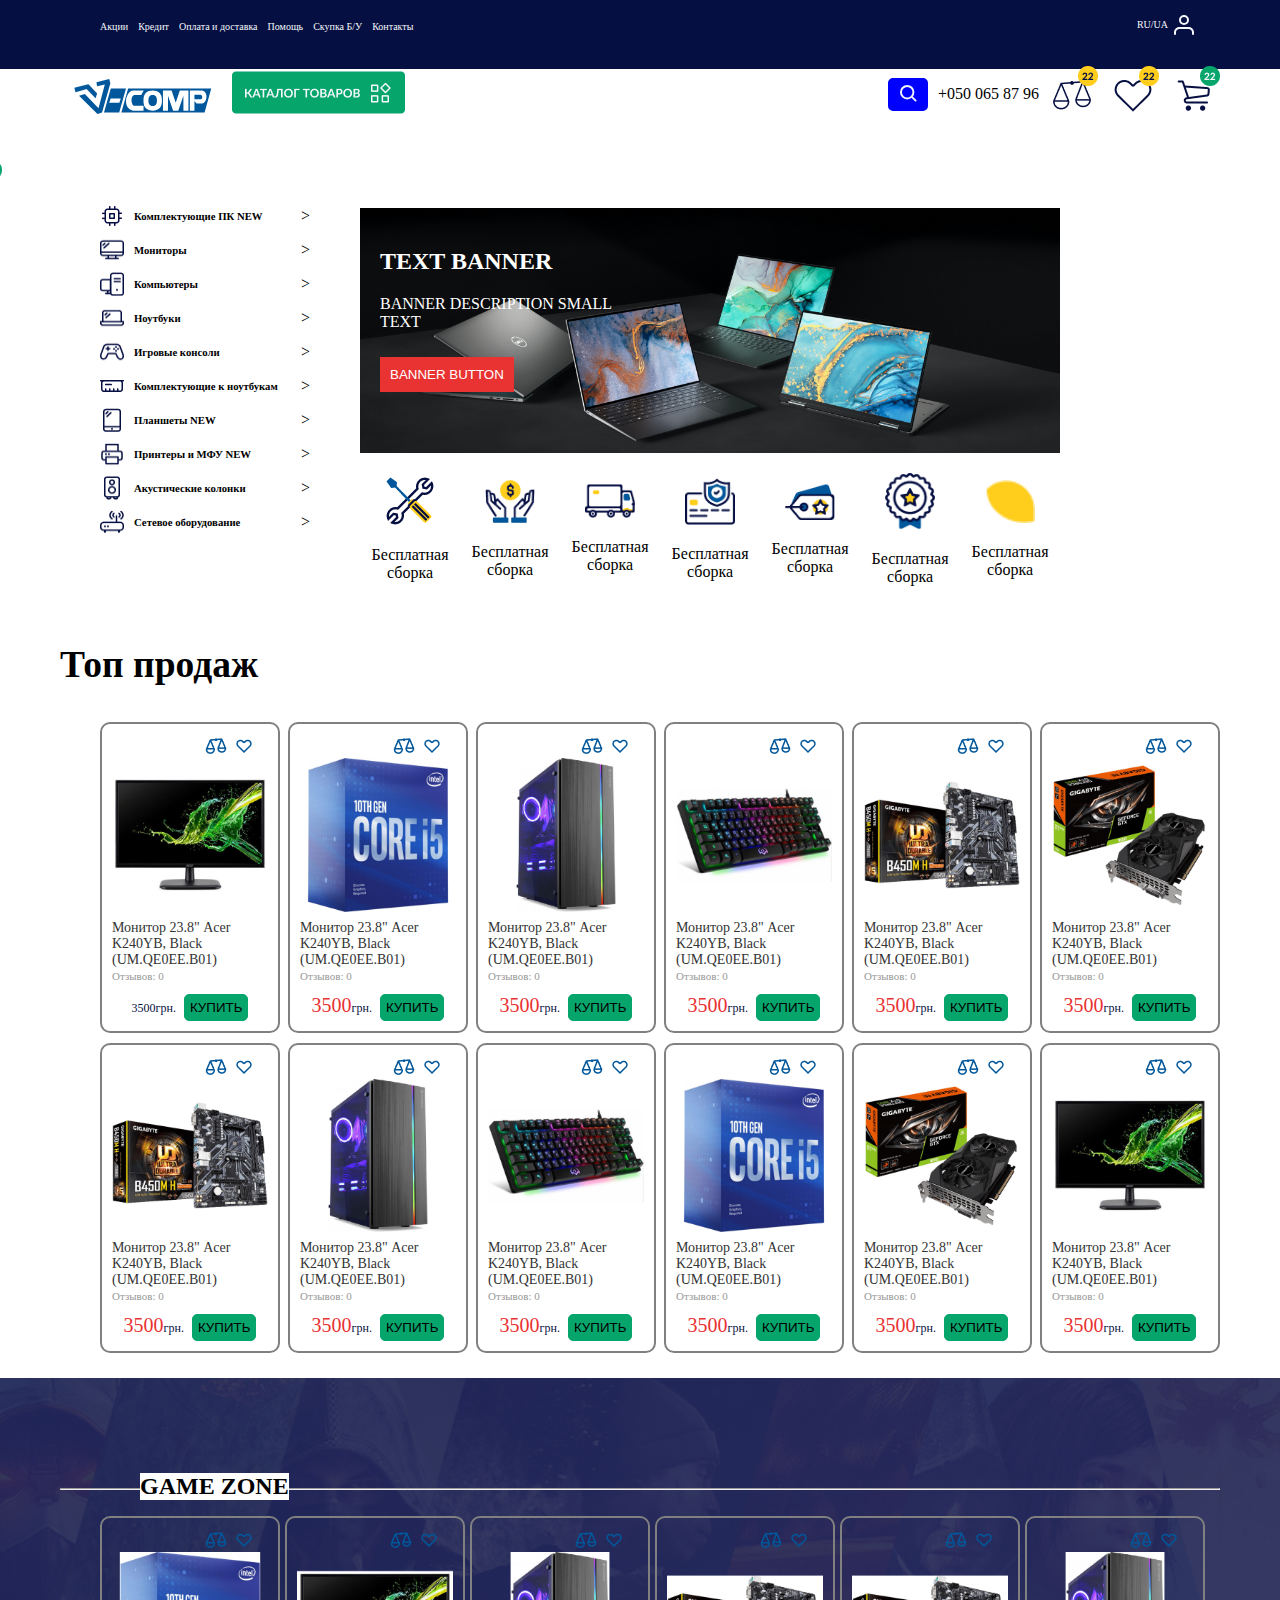
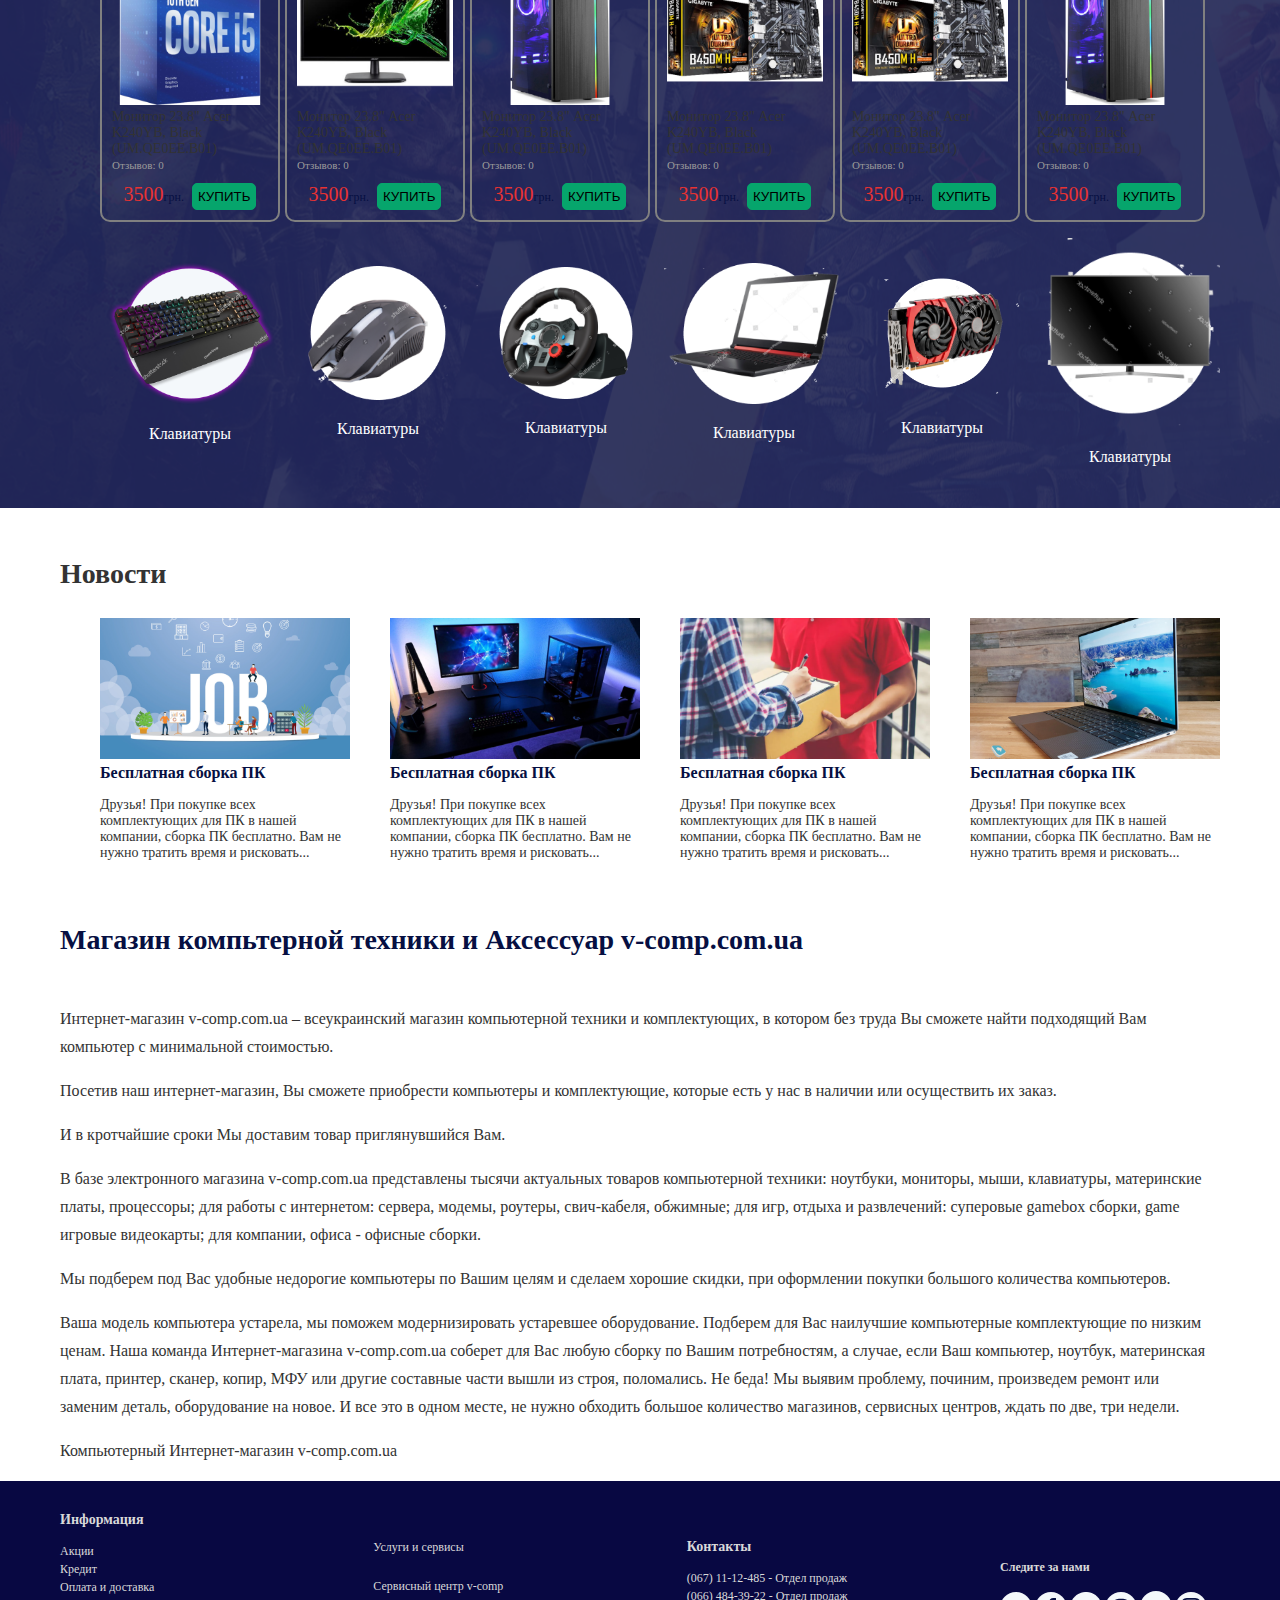
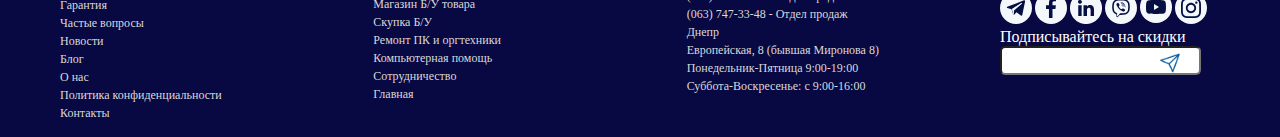
<file: index.html>
<!DOCTYPE html>
<html lang="en">

<head>
  <meta charset="UTF-8">
  <meta http-equiv="X-UA-Compatible" content="IE=edge">
  <meta name="viewport" content="width=device-width, initial-scale=1.0">
  <title>Comp</title>
  <link rel="stylesheet" href="css/main.css">
</head>

<body>

  <header class="header">
    <div class="header_container container">
      <div class="header__inner">

        <div class="header__top">
          <div>
            <input class="checbox" type="checkbox" name="" id="check">
            <div class="box">
              <ul class="header__top_lis">
                <li class="header__top_item">
                  <a href="#">
                    Акции
                  </a>
                </li>
                <li class="header__top_item">
                  <a href="#">
                    Кредит
                  </a>
                </li>
                <li class="header__top_item">
                  <a href="#">
                    Оплата и доставка
                  </a>
                </li>
                <li class="header__top_item">
                  <a href="#">
                    Помощь
                  </a>
                </li>
                <li class="header__top_item">
                  <a href="#">
                    Скупка Б/У
                  </a>
                </li>
                <li class="header__top_item">
                  <a href="#">
                    Контакты
                  </a>
                </li>
              </ul>

              <ul class="heaer__bottom_list2">
                <li class="header__botom_item">
                  <input class="search" type="text" name="" id="">
                  <input class="check" type="checkbox" name="" id="check">
                  <button class="search__button">
                    <label for="check">
                      <img src="img/icon-search.svg" alt="" width="24" height="24">
                    </label>
                  </button>
                </li>
                <li class="header__botom_item">
                  <a href="tel:+050 065 87 96">+050 065 87 96</a>
                </li>
                <li class="header__botom_item">
                  <a href="#">
                    <img src="img/header__bottom_icon.png" alt="">
                  </a>
                </li>
              </ul>
            </div>
            <label for="check" class="ham">
              <span></span>
              <span></span>
              <span></span>
            </label>
            <ul class="header__top_list">
              <li class="header__top_item">
                <a href="#">
                  Акции
                </a>
              </li>
              <li class="header__top_item">
                <a href="#">
                  Кредит
                </a>
              </li>
              <li class="header__top_item">
                <a href="#">
                  Оплата и доставка
                </a>
              </li>
              <li class="header__top_item">
                <a href="#">
                  Помощь
                </a>
              </li>
              <li class="header__top_item">
                <a href="#">
                  Скупка Б/У
                </a>
              </li>
              <li class="header__top_item">
                <a href="#">
                  Контакты
                </a>
              </li>
            </ul>
          </div>

          <div class="header__top_right">
            <p> RU/UA</p>
            <img src="img/header-icon.svg" alt="icon">
          </div>
        </div>

        <div class="header__bottom">
          <div>
            <a href="index.html">
              <img src="img/logo.svg" alt="Logo" width="168" height="35">
            </a>
            <a href="page-2.html">
              <img src="img/catalog.png" alt="catalog">
            </a>
          </div>

          <ul class="heaer__bottom_list">
            <li class="header__botom_item">
              <input class="search" type="text" name="" id="">
              <input class="check" type="checkbox" name="" id="check">
              <button class="search__button">
                <label for="check">
                  <img src="img/icon-search.svg" alt="" width="24" height="24">
                </label>
              </button>
            </li>
            <li class="header__botom_item">
              <a href="tel:+050 065 87 96">+050 065 87 96</a>
            </li>
            <li class="header__botom_item">
              <a href="#">
                <img src="img/header__bottom_icon.png" alt="">
              </a>
            </li>
          </ul>
        </div>
      </div>
    </div>
  </header>

  <main>

    <section class="hero">
      <div class="hero__container container">
        <div class="hero__inner">

          <div class="hero__all_text">
            <ul class="hero__list">
              <li class="hero__item">
                <a href="#">
                  <img src="img/hero-icon-1.png" alt="" width="24" height="24">
                  <h6>
                    Комплектующие ПК NEW
                  </h6>
                  <span>></span>
                </a>
              </li>
              <li class="hero__item">
                <a href="#">
                  <img src="img/hero-icon-2.png" alt="" width="24" height="24">
                  <h6>
                    Мониторы
                  </h6>
                  <span>></span>
                </a>
              </li>
              <li class="hero__item">
                <a href="#">
                  <img src="img/hero-icon-3.png" alt="" width="24" height="24">
                  <h6>
                    Компьютеры
                  </h6>
                  <span>></span>
                </a>
              </li>
              <li class="hero__item">
                <a href="#">
                  <img src="img/hero-icon-4.png" alt="" width="24" height="24">
                  <h6>
                    Ноутбуки
                  </h6>
                  <span>></span>
                </a>
              </li>
              <li class="hero__item">
                <a href="#">
                  <img src="img/hero-icon-5.png" alt="" width="24" height="24">
                  <h6>
                    Игровые консоли
                  </h6>
                  <span>></span>
                </a>
              </li>
              <li class="hero__item">
                <a href="#">
                  <img src="img/hero-icon-6.png" alt="" width="24" height="24">
                  <h6>
                    Комплектующие к ноутбукам
                  </h6>
                  <span>></span>
                </a>
              </li>
              <li class="hero__item">
                <a href="#">
                  <img src="img/hero-icon-7.png" alt="" width="24" height="24">
                  <h6>
                    Планшеты NEW
                  </h6>
                  <span>></span>
                </a>
              </li>
              <li class="hero__item">
                <a href="#">
                  <img src="img/hero-icon-8.png" alt="" width="24" height="24">
                  <h6>
                    Принтеры и МФУ NEW
                  </h6>
                  <span>></span>
                </a>
              </li>
              <li class="hero__item">
                <a href="#">
                  <img src="img/hero-icon-9.png" alt="" width="24" height="24">
                  <h6>
                    Акустические колонки
                  </h6>
                  <span>></span>
                </a>
              </li>
              <li class="hero__item">
                <a href="#">
                  <img src="img/hero-icon-10.png" alt="" width="24" height="24">
                  <h6>
                    Сетевое оборудование
                  </h6>
                  <span>></span>
                </a>
              </li>
            </ul>
          </div>

          <div class="hero__right">
            <div class="hero__right_text">
              <h2>
                TEXT BANNER
              </h2>
              <p>
                BANNER DESCRIPTION SMALL TEXT
              </p>
              <button>
                BANNER BUTTON
              </button>
            </div>
            <img src="img/hero.png" alt="hero" width="800">

            <ul class="hero__right_list">
              <li class="hero__right_item">
                <div class="hero__right_img">
                  <img src="img/right-1.png" alt="">
                </div>
                <p>
                  Бесплатная
                  сборка
                </p>
              </li>
              <li class="hero__right_item">
                <div class="hero__right_img">
                  <img src="img/right-2.png" alt="">
                </div>
                <p>
                  Бесплатная
                  сборка
                </p>
              </li>
              <li class="hero__right_item">
                <div class="hero__right_img">
                  <img src="img/right-3.png" alt="">
                </div>
                <p>
                  Бесплатная
                  сборка
                </p>
              </li>
              <li class="hero__right_item">
                <div class="hero__right_img">
                  <img src="img/right-4.png" alt="">
                </div>
                <p>
                  Бесплатная
                  сборка
                </p>
              </li>
              <li class="hero__right_item">
                <div class="hero__right_img">
                  <img src="img/right-5.png" alt="">
                </div>
                <p>
                  Бесплатная
                  сборка
                </p>
              </li>
              <li class="hero__right_item">
                <div class="hero__right_img">
                  <img src="img/right-6.png" alt="">
                </div>
                <p>
                  Бесплатная
                  сборка
                </p>
              </li>
              <li class="hero__right_item">
                <div class="hero__right_img">
                  <img src="img/right-7.png" alt="">
                </div>
                <p>
                  Бесплатная
                  сборка
                </p>
              </li>
            </ul>
          </div>
        </div>
      </div>
    </section>

    <section class="top">
      <div class="top__container container">
        <div class="top__inner">

          <h2>
            Топ продаж
          </h2>

          <ul class="top__list">
            <li class="top__item">
              <a href="#">
                <img src="img/top-icon.png" alt="icon">
              </a>

              <img class="top__item_img" src="img/top-1.png" alt="">

              <h5>
                Монитор 23.8" Acer K240YB, Black (UM.QE0EE.B01)
              </h5>

              <p>
                Отзывов: 0
              </p>

              <div>
                <spanx>3500</span>грн.
                  <button>
                    КУПИТЬ
                  </button>
              </div>
            </li>
            <li class="top__item">
              <a href="#">
                <img src="img/top-icon.png" alt="icon">
              </a>

              <img class="top__item_img" src="img/top-2.png" alt="">

              <h5>
                Монитор 23.8" Acer K240YB, Black (UM.QE0EE.B01)
              </h5>

              <p>
                Отзывов: 0
              </p>

              <div>
                <span>3500</span>грн.
                <button>
                  КУПИТЬ
                </button>
              </div>
            </li>
            <li class="top__item">
              <a href="#">
                <img src="img/top-icon.png" alt="icon">
              </a>

              <img class="top__item_img" src="img/top-3.png" alt="">

              <h5>
                Монитор 23.8" Acer K240YB, Black (UM.QE0EE.B01)
              </h5>

              <p>
                Отзывов: 0
              </p>

              <div>
                <span>3500</span>грн.
                <button>
                  КУПИТЬ
                </button>
              </div>
            </li>
            <li class="top__item">
              <a href="#">
                <img src="img/top-icon.png" alt="icon">
              </a>

              <img class="top__item_img" src="img/top-4.png" alt="">

              <h5>
                Монитор 23.8" Acer K240YB, Black (UM.QE0EE.B01)
              </h5>

              <p>
                Отзывов: 0
              </p>

              <div>
                <span>3500</span>грн.
                <button>
                  КУПИТЬ
                </button>
              </div>
            </li>
            <li class="top__item">
              <a href="#">
                <img src="img/top-icon.png" alt="icon">
              </a>

              <img class="top__item_img" src="img/top-5.png" alt="">

              <h5>
                Монитор 23.8" Acer K240YB, Black (UM.QE0EE.B01)
              </h5>

              <p>
                Отзывов: 0
              </p>

              <div>
                <span>3500</span>грн.
                <button>
                  КУПИТЬ
                </button>
              </div>
            </li>
            <li class="top__item">
              <a href="#">
                <img src="img/top-icon.png" alt="icon">
              </a>

              <img class="top__item_img" src="img/top-6.png" alt="">

              <h5>
                Монитор 23.8" Acer K240YB, Black (UM.QE0EE.B01)
              </h5>

              <p>
                Отзывов: 0
              </p>

              <div>
                <span>3500</span>грн.
                <button>
                  КУПИТЬ
                </button>
              </div>
            </li>
            <li class="top__item">
              <a href="#">
                <img src="img/top-icon.png" alt="icon">
              </a>

              <img class="top__item_img" src="img/top-7.png" alt="">

              <h5>
                Монитор 23.8" Acer K240YB, Black (UM.QE0EE.B01)
              </h5>

              <p>
                Отзывов: 0
              </p>

              <div>
                <span>3500</span>грн.
                <button>
                  КУПИТЬ
                </button>
              </div>
            </li>
            <li class="top__item">
              <a href="#">
                <img src="img/top-icon.png" alt="icon">
              </a>

              <img class="top__item_img" src="img/top-8.png" alt="">

              <h5>
                Монитор 23.8" Acer K240YB, Black (UM.QE0EE.B01)
              </h5>

              <p>
                Отзывов: 0
              </p>

              <div>
                <span>3500</span>грн.
                <button>
                  КУПИТЬ
                </button>
              </div>
            </li>
            <li class="top__item">
              <a href="#">
                <img src="img/top-icon.png" alt="icon">
              </a>

              <img class="top__item_img" src="img/top-9.png" alt="">

              <h5>
                Монитор 23.8" Acer K240YB, Black (UM.QE0EE.B01)
              </h5>

              <p>
                Отзывов: 0
              </p>

              <div>
                <span>3500</span>грн.
                <button>
                  КУПИТЬ
                </button>
              </div>
            </li>
            <li class="top__item">
              <a href="#">
                <img src="img/top-icon.png" alt="icon">
              </a>

              <img class="top__item_img" src="img/top-10.png" alt="">

              <h5>
                Монитор 23.8" Acer K240YB, Black (UM.QE0EE.B01)
              </h5>

              <p>
                Отзывов: 0
              </p>

              <div>
                <span>3500</span>грн.
                <button>
                  КУПИТЬ
                </button>
              </div>
            </li>
            <li class="top__item">
              <a href="#">
                <img src="img/top-icon.png" alt="icon">
              </a>

              <img class="top__item_img" src="img/top-11.png" alt="">

              <h5>
                Монитор 23.8" Acer K240YB, Black (UM.QE0EE.B01)
              </h5>

              <p>
                Отзывов: 0
              </p>

              <div>
                <span>3500</span>грн.
                <button>
                  КУПИТЬ
                </button>
              </div>
            </li>
            <li class="top__item">
              <a href="#">
                <img src="img/top-icon.png" alt="icon">
              </a>

              <img class="top__item_img" src="img/top-12.png" alt="">

              <h5>
                Монитор 23.8" Acer K240YB, Black (UM.QE0EE.B01)
              </h5>

              <p>
                Отзывов: 0
              </p>

              <div>
                <span>3500</span>грн.
                <button>
                  КУПИТЬ
                </button>
              </div>
            </li>
          </ul>
        </div>
      </div>
    </section>

    <section class="game">
      <div class="game__container container">
        <div class="game__inner">

          <h2 class="game__heading">
            GAME ZONE
          </h2>
          <hr>

          <ul class="game__list">
            <li class="top__item">
              <a href="#">
                <img src="img/top-icon.png" alt="icon">
              </a>

              <img class="top__item_img" src="img/top-10.png" alt="">

              <h5>
                Монитор 23.8" Acer K240YB, Black (UM.QE0EE.B01)
              </h5>

              <p>
                Отзывов: 0
              </p>

              <div>
                <span>3500</span>грн.
                <button>
                  КУПИТЬ
                </button>
              </div>
            </li>
            <li class="top__item">
              <a href="#">
                <img src="img/top-icon.png" alt="icon">
              </a>

              <img class="top__item_img" src="img/top-1.png" alt="">

              <h5>
                Монитор 23.8" Acer K240YB, Black (UM.QE0EE.B01)
              </h5>

              <p>
                Отзывов: 0
              </p>

              <div>
                <span>3500</span>грн.
                <button>
                  КУПИТЬ
                </button>
              </div>
            </li>
            <li class="top__item">
              <a href="#">
                <img src="img/top-icon.png" alt="icon">
              </a>

              <img class="top__item_img" src="img/top-3.png" alt="">

              <h5>
                Монитор 23.8" Acer K240YB, Black (UM.QE0EE.B01)
              </h5>

              <p>
                Отзывов: 0
              </p>

              <div>
                <span>3500</span>грн.
                <button>
                  КУПИТЬ
                </button>
              </div>
            </li>
            <li class="top__item">
              <a href="#">
                <img src="img/top-icon.png" alt="icon">
              </a>

              <img class="top__item_img" src="img/top-5.png" alt="">

              <h5>
                Монитор 23.8" Acer K240YB, Black (UM.QE0EE.B01)
              </h5>

              <p>
                Отзывов: 0
              </p>

              <div>
                <span>3500</span>грн.
                <button>
                  КУПИТЬ
                </button>
              </div>
            </li>
            <li class="top__item">
              <a href="#">
                <img src="img/top-icon.png" alt="icon">
              </a>

              <img class="top__item_img" src="img/top-7.png" alt="">

              <h5>
                Монитор 23.8" Acer K240YB, Black (UM.QE0EE.B01)
              </h5>

              <p>
                Отзывов: 0
              </p>

              <div>
                <span>3500</span>грн.
                <button>
                  КУПИТЬ
                </button>
              </div>
            </li>
            <li class="top__item">
              <a href="#">
                <img src="img/top-icon.png" alt="icon">
              </a>

              <img class="top__item_img" src="img/top-8.png" alt="">

              <h5>
                Монитор 23.8" Acer K240YB, Black (UM.QE0EE.B01)
              </h5>

              <p>
                Отзывов: 0
              </p>

              <div>
                <span>3500</span>грн.
                <button>
                  КУПИТЬ
                </button>
              </div>
            </li>
          </ul>

          <ul class="game__bottom_list">
            <li class="game__bottom_item">
              <img src="img/game-bottom-1.png" alt="">
              <p>
                Клавиатуры
              </p>
            </li>
            <li class="game__bottom_item">
              <img src="img/game-bottom-2.png" alt="">
              <p>
                Клавиатуры
              </p>
            </li>
            <li class="game__bottom_item">
              <img src="img/game-bottom-3.png" alt="">
              <p>
                Клавиатуры
              </p>
            </li>
            <li class="game__bottom_item">
              <img src="img/game-bottom-4.png" alt="">
              <p>
                Клавиатуры
              </p>
            </li>
            <li class="game__bottom_item">
              <img src="img/game-bottom-5.png" alt="">
              <p>
                Клавиатуры
              </p>
            </li>
            <li class="game__bottom_item">
              <img src="img/game-bottom-6.png" alt="">
              <p>
                Клавиатуры
              </p>
            </li>
          </ul>
        </div>
      </div>
    </section>

    <section class="news">
      <div class="news__container container">
        <div class="news__inner">

          <h3>
            Новости
          </h3>

          <ul class="news__list">
            <li class="news__item">
              <img src="img/new-1.png" alt="img">
              <h5>
                Бесплатная сборка ПК
              </h5>
              <p>Друзья! При покупке всех комплектующих для ПК в нашей компании, сборка ПК бесплатно. Вам не нужно
                тратить время и рисковать...</p>
              <a href="#"></a>
            </li>
            <li class="news__item">
              <img src="img/new-2.png" alt="img">
              <h5>
                Бесплатная сборка ПК
              </h5>
              <p>Друзья! При покупке всех комплектующих для ПК в нашей компании, сборка ПК бесплатно. Вам не нужно
                тратить время и рисковать...</p>
              <a href="#"></a>
            </li>
            <li class="news__item">
              <img src="img/new-3.png" alt="img">
              <h5>
                Бесплатная сборка ПК
              </h5>
              <p>Друзья! При покупке всех комплектующих для ПК в нашей компании, сборка ПК бесплатно. Вам не нужно
                тратить время и рисковать...</p>
              <a href="#"></a>
            </li>
            <li class="news__item">
              <img src="img/new-4.png" alt="img">
              <h5>
                Бесплатная сборка ПК
              </h5>
              <p>Друзья! При покупке всех комплектующих для ПК в нашей компании, сборка ПК бесплатно. Вам не нужно
                тратить время и рисковать...</p>
              <a href="#"></a>
            </li>
          </ul>
        </div>
      </div>
    </section>

    <section class="shop">
      <div class="shop__container container">
        <div class="shop__inner">
          <h5>
            Магазин компьтерной техники и Аксессуар v-comp.com.ua
          </h5>

          <p>
            Интернет-магазин v-comp.com.ua – всеукраинский магазин компьютерной техники и комплектующих, в котором без
            труда
            Вы сможете найти подходящий Вам компьютер с минимальной стоимостью.
          </p>
          <p>
            Посетив наш интернет-магазин, Вы сможете приобрести компьютеры и комплектующие, которые есть у нас в наличии
            или
            осуществить их заказ.
          </p>
          <p>
            И в кротчайшие сроки Мы доставим товар приглянувшийся Вам.
          </p>
          <p>
            В базе электронного магазина v-comp.com.ua представлены тысячи актуальных товаров компьютерной техники:
            ноутбуки, мониторы, мыши, клавиатуры, материнские платы, процессоры; для работы с интернетом: сервера,
            модемы,
            роутеры, свич-кабеля, обжимные; для игр, отдыха и развлечений: суперовые gamebox сборки, game игровые
            видеокарты; для компании, офиса - офисные сборки.
          </p>
          <p>
            Мы подберем под Вас удобные недорогие компьютеры по Вашим целям и сделаем хорошие скидки, при оформлении
            покупки
            большого количества компьютеров.
          </p>
          <p>
            Ваша модель компьютера устарела, мы поможем модернизировать устаревшее оборудование. Подберем для Вас
            наилучшие
            компьютерные комплектующие по низким ценам. Наша команда Интернет-магазина v-comp.com.ua соберет для Вас
            любую
            сборку по Вашим потребностям, а случае, если Ваш компьютер, ноутбук, материнская плата, принтер, сканер,
            копир,
            МФУ или другие составные части вышли из строя, поломались. Не беда! Мы выявим проблему, починим, произведем
            ремонт или заменим деталь, оборудование на новое. И все это в одном месте, не нужно обходить большое
            количество
            магазинов, сервисных центров, ждать по две, три недели.
          </p>
          <p>
            Компьютерный Интернет-магазин v-comp.com.ua
          </p>
        </div>
      </div>
    </section>
  </main>

  <footer class="footer">
    <div class="footer_container container">
      <div class="footer__inner">

        <ul class="footer__list">
          <li class="footer__item"><a href="#">
              <h3>Информация</h3>
            </a></li>
          <li class="footer__item"><a href="#">Акции</a></li>
          <li class="footer__item"><a href="#">Кредит</a></li>
          <li class="footer__item"><a href="#">Оплата и доставка</a></li>
          <li class="footer__item"><a href="#">Гарантия</a></li>
          <li class="footer__item"><a href="#">Частые вопросы</a></li>
          <li class="footer__item"><a href="#">Новости</a></li>
          <li class="footer__item"><a href="#">Блог</a></li>
          <li class="footer__item"><a href="#">О нас</a></li>
          <li class="footer__item"><a href="#">Политика конфиденциальности</a></li>
          <li class="footer__item"><a href="#">Контакты</a></li>
        </ul>
        <ul class="footer__list">
          <li class="footer__item"><a href="#">
              <h4>Услуги и сервисы<a href=""></a></h4>
            </a></li>
          <li class="footer__item"><a href="#">Сервисный центр v-comp</a></li>
          <li class="footer__item"><a href="#">Магазин Б/У товара</a></li>
          <li class="footer__item"><a href="#">Скупка Б/У </a></li>
          <li class="footer__item"><a href="#">Ремонт ПК и оргтехники</a></li>
          <li class="footer__item"><a href="#">Компьютерная помощь</a></li>
          <li class="footer__item"><a href="#">Сотрудничество</a></li>
          <li class="footer__item"><a href="#">Главная</a></li>
        </ul>
        <ul class="footer__list">
          <li class="footer__item"><a href="#">
              <h3>Контакты</h3>
            </a></li>
          <li class="footer__item"><a href="#">(067) 11-12-485 - Отдел продаж</a></li>
          <li class="footer__item"><a href="#">(066) 484-39-22 - Отдел продаж</a></li>
          <li class="footer__item"><a href="#">(063) 747-33-48 - Отдел продаж</a></li>
          <li class="footer__item"><a href="#">Днепр</a></li>
          <li class="footer__item"><a href="#">Европейская, 8 (бывшая Миронова 8)</a></li>
          <li class="footer__item"><a href="#">Понедельник-Пятница 9:00-19:00</a></li>
          <li class="footer__item"><a href="#">Суббота-Воскресенье: с 9:00-16:00</a></li>
          <li class="footer__item"></li>
          <li class="footer__item"></li>
        </ul>
        <ul class="footer__list">
          <li class="footer__item"><a href="#">
              <h4>Следите за нами</h4>
            </a></li>
          <li class="footer__item">
            <a href="https://web.telegram.org/k/">
              <img src="img/telegram.svg" alt="telegram">
            </a>
            <a href="https://www.facebook.com/">
              <img src="img/face.svg" alt="facebook">
            </a>
            <a href="https://www.linkedin.com/">
              <img src="img/linked-in.png" alt="linked in">
            </a>
            <a href="https://www.whatsapp.com/">
              <img src="img/whats-app.svg" alt="whats app">
            </a>
            <a href="https://www.youtube.com/">
              <img src="img/you-tube.svg" alt="you tube">
            </a>
            <a href="https://www.instagram.com/">
              <img src="img/insta.svg" alt="instagram">
            </a>
          </li>
          <li class="footer__item">
            <label>
              Подписывайтесь на скидки
            </label>  
            <input type="text" name="" id="">
            <img class="inp__absolute" src="img/inp-absolute.png" alt="" width="20" height="20">
          </li>
          <li class="footer__item"></li>
        </ul>
      </div>
    </div>
  </footer>

  <script src="main.js"></script>
</body>

</html>
</file>
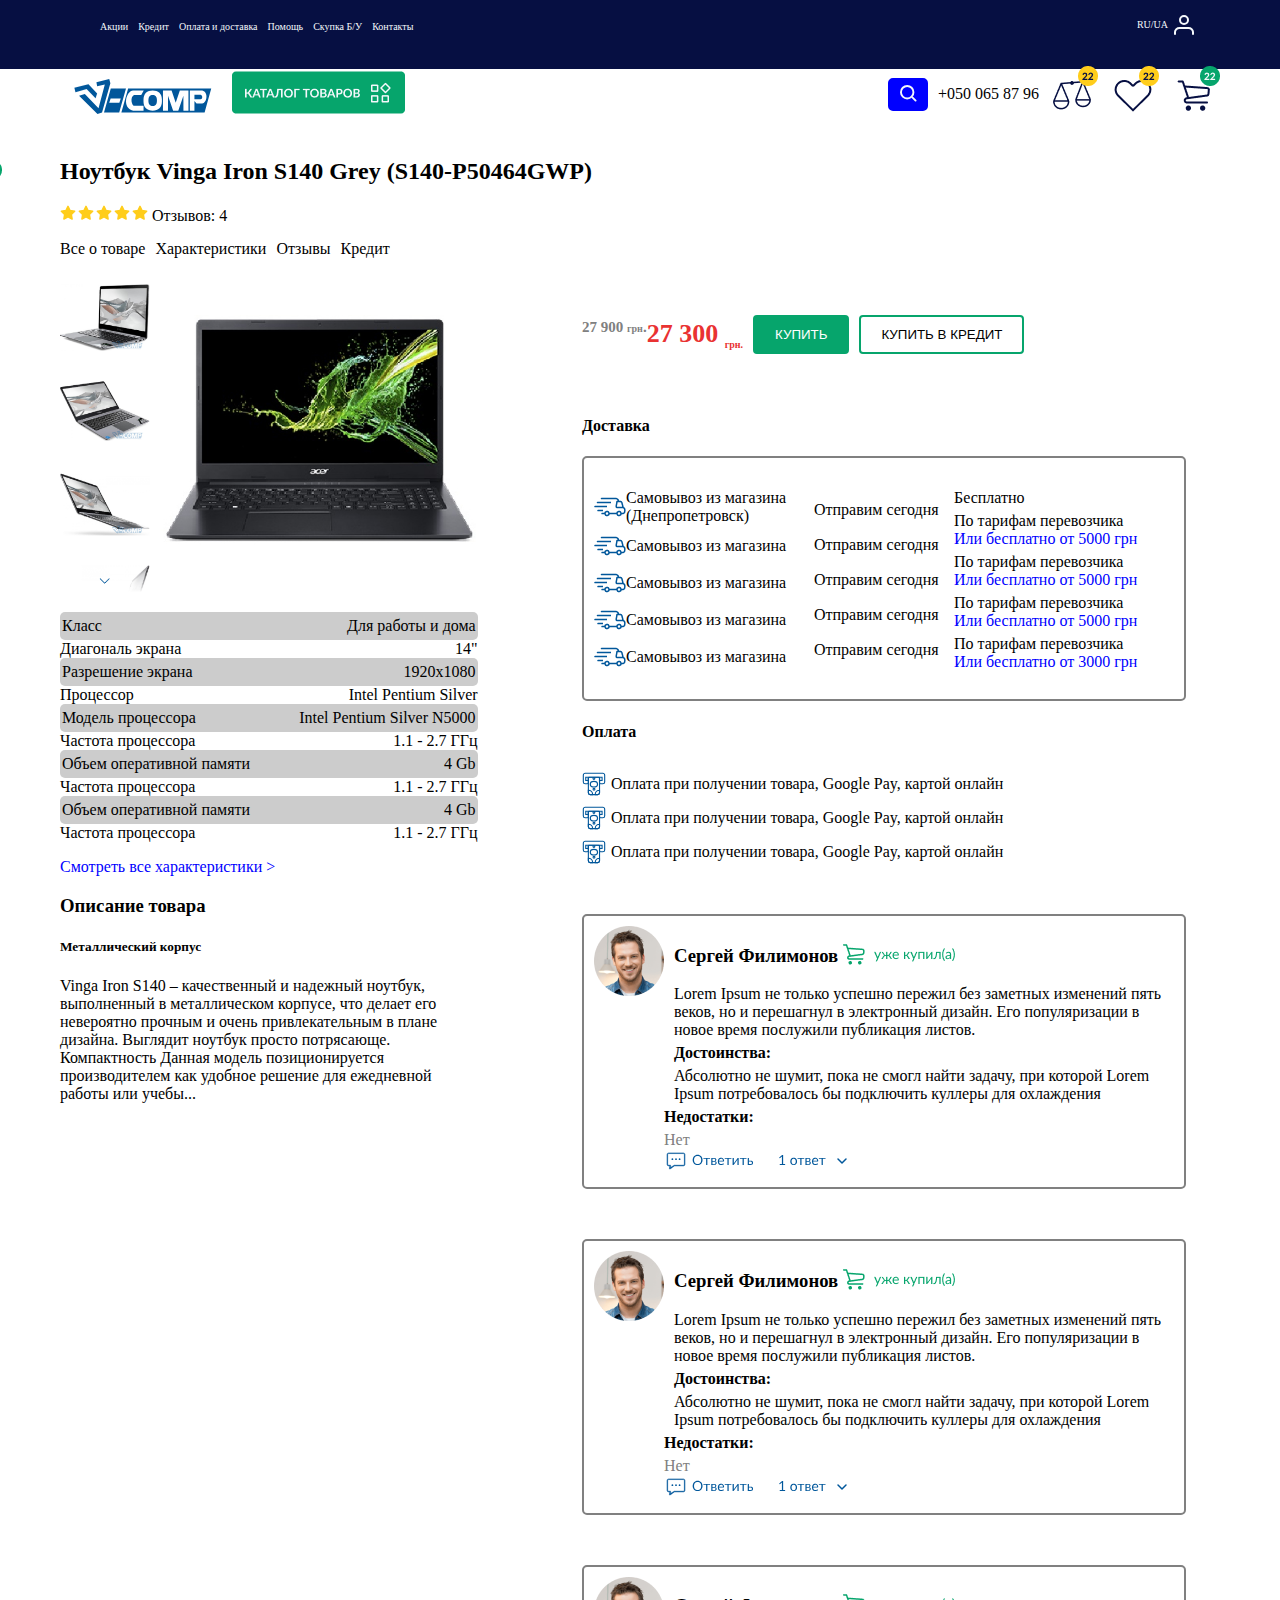
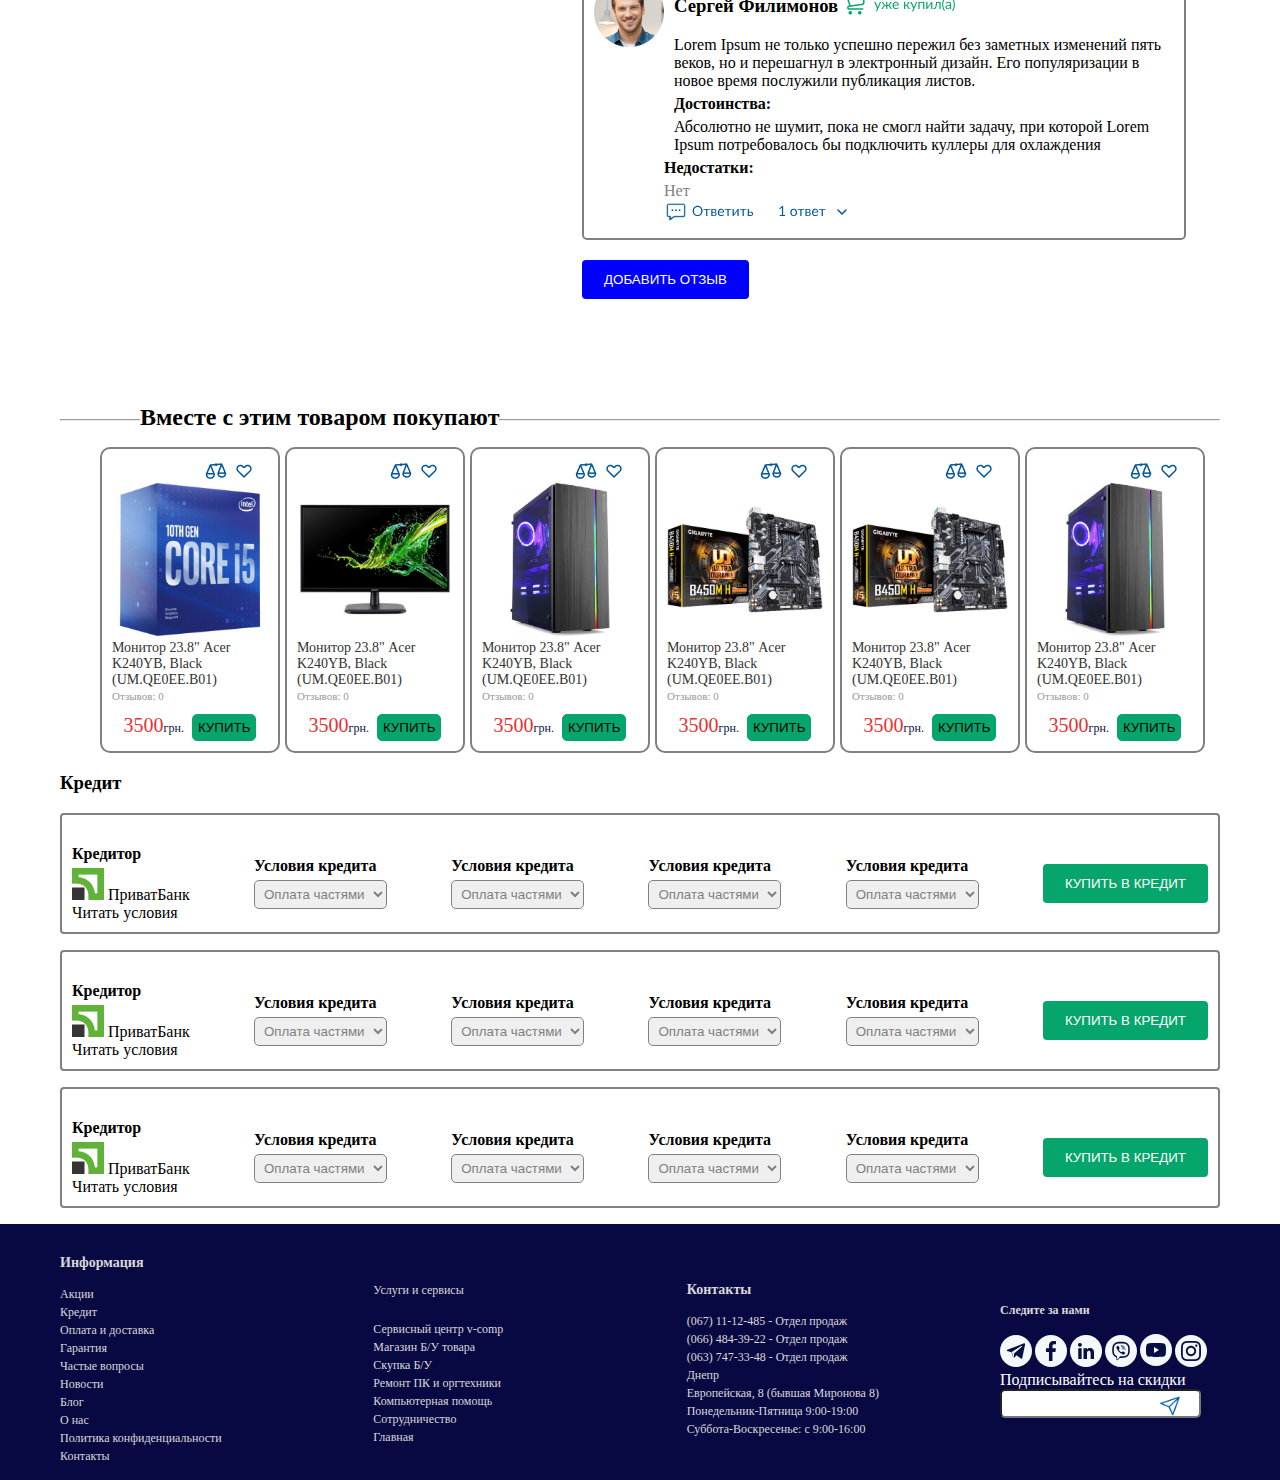
<file: page-2.html>
<!DOCTYPE html>
<html lang="en">

<head>
  <meta charset="UTF-8">
  <meta http-equiv="X-UA-Compatible" content="IE=edge">
  <meta name="viewport" content="width=device-width, initial-scale=1.0">
  <title>Document</title>
  <link rel="stylesheet" href="css/main.css">
</head>

<body>

  <header class="header">
    <div class="header_container container">
      <div class="header__inner">

        <div class="header__top">
          <div>
            <input class="checbox" type="checkbox" name="" id="check">
            <div class="box">
              <ul class="header__top_lis">
                <li class="header__top_item">
                  <a href="#">
                    Акции
                  </a>
                </li>
                <li class="header__top_item">
                  <a href="#">
                    Кредит
                  </a>
                </li>
                <li class="header__top_item">
                  <a href="#">
                    Оплата и доставка
                  </a>
                </li>
                <li class="header__top_item">
                  <a href="#">
                    Помощь
                  </a>
                </li>
                <li class="header__top_item">
                  <a href="#">
                    Скупка Б/У
                  </a>
                </li>
                <li class="header__top_item">
                  <a href="#">
                    Контакты
                  </a>
                </li>
              </ul>

              <ul class="heaer__bottom_list2">
                <li class="header__botom_item">
                  <input class="search" type="text" name="" id="">
                  <input class="check" type="checkbox" name="" id="check">
                  <button class="search__button">
                    <label for="check">
                      <img src="img/icon-search.svg" alt="" width="24" height="24">
                    </label>
                  </button>
                </li>
                <li class="header__botom_item">
                  <a href="tel:+050 065 87 96">+050 065 87 96</a>
                </li>
                <li class="header__botom_item">
                  <a href="#">
                    <img src="img/header__bottom_icon.png" alt="">
                  </a>
                </li>
              </ul>
            </div>
            <label for="check" class="ham">
              <span></span>
              <span></span>
              <span></span>
            </label>
            <ul class="header__top_list">
              <li class="header__top_item">
                <a href="#">
                  Акции
                </a>
              </li>
              <li class="header__top_item">
                <a href="#">
                  Кредит
                </a>
              </li>
              <li class="header__top_item">
                <a href="#">
                  Оплата и доставка
                </a>
              </li>
              <li class="header__top_item">
                <a href="#">
                  Помощь
                </a>
              </li>
              <li class="header__top_item">
                <a href="#">
                  Скупка Б/У
                </a>
              </li>
              <li class="header__top_item">
                <a href="#">
                  Контакты
                </a>
              </li>
            </ul>
          </div>

          <div class="header__top_right">
            <p> RU/UA</p>
            <img src="img/header-icon.svg" alt="icon">
          </div>
        </div>

        <div class="header__bottom">
          <div>
            <a href="index.html">
              <img src="img/logo.svg" alt="Logo" width="168" height="35">
            </a>
            <a href="#">
              <img src="img/catalog.png" alt="catalog">
            </a>
          </div>

          <ul class="heaer__bottom_list">
            <li class="header__botom_item">
              <input class="search" type="text" name="" id="">
              <input class="check" type="checkbox" name="" id="check">
              <button class="search__button">
                <label for="check">
                  <img src="img/icon-search.svg" alt="" width="24" height="24">
                </label>
              </button>
            </li>
            <li class="header__botom_item">
              <a href="tel:+050 065 87 96">+050 065 87 96</a>
            </li>
            <li class="header__botom_item">
              <a href="#">
                <img src="img/header__bottom_icon.png" alt="">
              </a>
            </li>
          </ul>
        </div>
      </div>
    </div>
  </header>


  <main>
    <section class="laptop">
      <div class="laptop__container container">
        <div class="laptop__inner">

          <h2>
            Ноутбук Vinga Iron S140 Grey (S140-P50464GWP)
          </h2>
          <div>
            <img src="img/stars.svg" alt="stars" width="88" height="16">
            <span>Отзывов: 4</span>
          </div>

          <div class="laptop__content">
            <ul class="laptop__content__list">
              <li class="laptop__content__item">
                <a href="#">
                  Все о товаре
                </a>
              </li>
              <li class="laptop__content__item">
                <a href="#">
                  Характеристики
                </a>
              </li>
              <li class="laptop__content__item">
                <a href="#">
                  Отзывы
                </a>
              </li>
              <li class="laptop__content__item">
                <a href="#">
                  Кредит
                </a>
              </li>
            </ul>
          </div>

          <div class="big">
            <div class="box2">
              <img class="lap-top-img" src="img/lap-top.png" alt="">

              <div class="big__inner">

                <ul class="big__list">
                  <li class="big__item">
                    <a href="#">
                      Класс <span>Для работы и дома</span>
                    </a>
                  </li>
                  <li class="big__item">
                    <a href="#">
                      Диагональ экрана
                      <span>14"</span>
                    </a>
                  </li>
                  <li class="big__item">
                    <a href="#">
                      Разрешение экрана
                      <span>1920x1080</span>
                    </a>
                  </li>
                  <li class="big__item">
                    <a href="#">
                      Процессор
                      <span>Intel Pentium Silver</span>
                    </a>
                  </li>
                  <li class="big__item">
                    <a href="#">
                      Модель процессора
                      <span>Intel Pentium Silver N5000</span>
                    </a>
                  </li>
                  <li class="big__item">
                    <a href="#">
                      Частота процессора
                      <span>1.1 - 2.7 ГГц</span>
                    </a>
                  </li>
                  <li class="big__item">
                    <a href="#">
                      Объем оперативной памяти
                      <span>4 Gb</span>
                    </a>
                  </li>
                  <li class="big__item">
                    <a href="#">
                      Частота процессора
                      <span>1.1 - 2.7 ГГц</span>
                    </a>
                  </li>
                  <li class="big__item">
                    <a href="#">
                      Объем оперативной памяти
                      <span>4 Gb</span>
                    </a>
                  </li>
                  <li class="big__item">
                    <a href="#">
                      Частота процессора
                      <span>1.1 - 2.7 ГГц</span>
                    </a>
                  </li>
                </ul>

                <a class="big__inner_link" href="#">
                  Смотреть все характеристики >
                </a>

                <h3 class="left__bottom">
                  Описание товара
                </h3>

                <div class="left__bottom">
                  <h5>
                    Металлический корпус
                  </h5>
                  <p>

                    Vinga Iron S140 – качественный и надежный ноутбук, выполненный в металлическом корпусе, что делает
                    его невероятно прочным и очень привлекательным в плане дизайна. Выглядит ноутбук просто потрясающе.
                    Компактность
                    Данная модель позиционируется производителем как удобное решение для ежедневной работы или учебы...
                  </p>
                </div>
              </div>
            </div>

            <div class="big__right">
              <div class="big__right__box">
                <h2>
                  <p class="money"><sup>27 900 <span>грн</span>.</sup>27 300 <sub>грн.</sub></p>
                </h2>

                <button class="first">
                  КУПИТЬ
                </button>

                <button class="second">
                  КУПИТЬ В КРЕДИТ
                </button>
              </div>

              <div>
                <h4>
                  Доставка
                </h4>

                <div class="ules">
                  <ul class="list">
                    <li class="item">
                      <a href="#">
                        <img src="img/icon-laptop.png" alt="" width="32" height="32">
                        <span>Самовывоз из магазина (Днепропетровск) </span>
                      </a>
                    </li>
                    <li class="item">
                      <a href="#">
                        <img src="img/icon-laptop.png" alt="" width="32" height="32">
                        <span>Самовывоз из магазина </span>
                      </a>
                    </li>
                    <li class="item">
                      <a href="#">
                        <img src="img/icon-laptop.png" alt="" width="32" height="32">
                        <span>Самовывоз из магазина </span>
                      </a>
                    </li>
                    <li class="item">
                      <a href="#">
                        <img src="img/icon-laptop.png" alt="" width="32" height="32">
                        <span>Самовывоз из магазина </span>
                      </a>
                    </li>
                    <li class="item">
                      <a href="#">
                        <img src="img/icon-laptop.png" alt="" width="32" height="32">
                        <span>Самовывоз из магазина </span>
                      </a>
                    </li>
                  </ul>
                  <ul class="list">
                    <li class="item2"><a href="#">Отправим сегодня</a></li>
                    <li class="item2"><a href="#">Отправим сегодня</a></li>
                    <li class="item2"><a href="#">Отправим сегодня</a></li>
                    <li class="item2"><a href="#">Отправим сегодня</a></li>
                    <li class="item2"><a href="#">Отправим сегодня</a></li>
                  </ul>
                  <ul class="list">
                    <li class="item3">
                      <a href="#">
                        Бесплатно
                      </a>
                    </li>
                    <li class="item3">
                      <a href="#">
                        По тарифам перевозчика
                        <span>Или бесплатно от 5000 грн</span>
                      </a>
                    </li>
                    <li class="item3">
                      <a href="#">
                        По тарифам перевозчика
                        <span> Или бесплатно от 5000 грн</span>
                      </a>
                    </li>
                    <li class="item3">
                      <a href="#">
                        По тарифам перевозчика
                        <span>Или бесплатно от 5000 грн </span>
                      </a>
                    </li>
                    <li class="item3">
                      <a href="#">
                        По тарифам перевозчика
                        <span>Или бесплатно от 3000 грн</span>
                      </a>
                    </li>
                  </ul>
                </div>

                <div class="moneyy">
                  <h4>
                    Оплата
                  </h4>

                  <a href="#">
                    <img src="img/money-icon.svg" alt="icon" width="24" height="24">
                    <span>Оплата при получении товара, Google Pay, картой онлайн</span>
                  </a>
                  <a href="#">
                    <img src="img/money-icon.svg" alt="icon" width="24" height="24">
                    <span>Оплата при получении товара, Google Pay, картой онлайн</span>
                  </a>
                  <a href="#">
                    <img src="img/money-icon.svg" alt="icon" width="24" height="24">
                    <span>Оплата при получении товара, Google Pay, картой онлайн</span>
                  </a>
                </div>

                <div class="commit">
                  <img src="img/man.png" alt="commit" width="70" height="70">

                  <ul class="commit__list">
                    <li class="commit_item">
                      <h3>
                        Сергей Филимонов
                      </h3>
                      <span>
                        <img src="img/shop.png" alt="">
                      </span>
                    </li>
                    <li class="commit_item">
                      Lorem Ipsum не только успешно пережил без заметных изменений пять веков, но и перешагнул в
                      электронный дизайн. Его популяризации в новое время послужили публикация листов.
                    </li>
                    <li class="commit_item">
                      <h4>
                        Достоинства:
                      </h4>
                      <p>Абсолютно не шумит, пока не смогл найти задачу, при которой Lorem Ipsum потребовалось бы
                        подключить куллеры для охлаждения</p>
                    </li>
                    <li class="commit_item2">
                      <h4>
                        Недостатки:
                      </h4>
                      <p>Нет</p>
                      <img src="img/otvet.svg" alt="">
                    </li>
                  </ul>
                </div>

                <div class="commit">
                  <img src="img/man.png" alt="commit" width="70" height="70">

                  <ul class="commit__list">
                    <li class="commit_item">
                      <h3>
                        Сергей Филимонов
                      </h3>
                      <span>
                        <img src="img/shop.png" alt="">
                      </span>
                    </li>
                    <li class="commit_item">
                      Lorem Ipsum не только успешно пережил без заметных изменений пять веков, но и перешагнул в
                      электронный дизайн. Его популяризации в новое время послужили публикация листов.
                    </li>
                    <li class="commit_item">
                      <h4>
                        Достоинства:
                      </h4>
                      <p>Абсолютно не шумит, пока не смогл найти задачу, при которой Lorem Ipsum потребовалось бы
                        подключить куллеры для охлаждения</p>
                    </li>
                    <li class="commit_item2">
                      <h4>
                        Недостатки:
                      </h4>
                      <p>Нет</p>
                      <img src="img/otvet.svg" alt="">
                    </li>
                  </ul>
                </div>

                <div class="commit">
                  <img src="img/man.png" alt="commit" width="70" height="70">

                  <ul class="commit__list">
                    <li class="commit_item">
                      <h3>
                        Сергей Филимонов
                      </h3>
                      <span>
                        <img src="img/shop.png" alt="">
                      </span>
                    </li>
                    <li class="commit_item">
                      Lorem Ipsum не только успешно пережил без заметных изменений пять веков, но и перешагнул в
                      электронный дизайн. Его популяризации в новое время послужили публикация листов.
                    </li>
                    <li class="commit_item">
                      <h4>
                        Достоинства:
                      </h4>
                      <p>Абсолютно не шумит, пока не смогл найти задачу, при которой Lorem Ipsum потребовалось бы
                        подключить куллеры для охлаждения</p>
                    </li>
                    <li class="commit_item2">
                      <h4>
                        Недостатки:
                      </h4>
                      <p>Нет</p>
                      <img src="img/otvet.svg" alt="">
                    </li>
                  </ul>
                </div>
                <button class="moneyy__button">
                  ДОБАВИТЬ ОТЗЫВ
                </button>
              </div>
            </div>
          </div>
        </div>
      </div>
    </section>

    <section class="comp">
      <div class="game__container container">
        <div class="game__inner">

          <h2 class="game__heading">
            Вместе с этим товаром покупают
          </h2>
          <hr>

          <ul class="game__list">
            <li class="top__item">
              <a href="#">
                <img src="img/top-icon.png" alt="icon">
              </a>

              <img class="top__item_img" src="img/top-10.png" alt="">

              <h5>
                Монитор 23.8" Acer K240YB, Black (UM.QE0EE.B01)
              </h5>

              <p>
                Отзывов: 0
              </p>

              <div>
                <span>3500</span>грн.
                <button>
                  КУПИТЬ
                </button>
              </div>
            </li>
            <li class="top__item">
              <a href="#">
                <img src="img/top-icon.png" alt="icon">
              </a>

              <img class="top__item_img" src="img/top-1.png" alt="">

              <h5>
                Монитор 23.8" Acer K240YB, Black (UM.QE0EE.B01)
              </h5>

              <p>
                Отзывов: 0
              </p>

              <div>
                <span>3500</span>грн.
                <button>
                  КУПИТЬ
                </button>
              </div>
            </li>
            <li class="top__item">
              <a href="#">
                <img src="img/top-icon.png" alt="icon">
              </a>

              <img class="top__item_img" src="img/top-3.png" alt="">

              <h5>
                Монитор 23.8" Acer K240YB, Black (UM.QE0EE.B01)
              </h5>

              <p>
                Отзывов: 0
              </p>

              <div>
                <span>3500</span>грн.
                <button>
                  КУПИТЬ
                </button>
              </div>
            </li>
            <li class="top__item">
              <a href="#">
                <img src="img/top-icon.png" alt="icon">
              </a>

              <img class="top__item_img" src="img/top-5.png" alt="">

              <h5>
                Монитор 23.8" Acer K240YB, Black (UM.QE0EE.B01)
              </h5>

              <p>
                Отзывов: 0
              </p>

              <div>
                <span>3500</span>грн.
                <button>
                  КУПИТЬ
                </button>
              </div>
            </li>
            <li class="top__item">
              <a href="#">
                <img src="img/top-icon.png" alt="icon">
              </a>

              <img class="top__item_img" src="img/top-7.png" alt="">

              <h5>
                Монитор 23.8" Acer K240YB, Black (UM.QE0EE.B01)
              </h5>

              <p>
                Отзывов: 0
              </p>

              <div>
                <span>3500</span>грн.
                <button>
                  КУПИТЬ
                </button>
              </div>
            </li>
            <li class="top__item">
              <a href="#">
                <img src="img/top-icon.png" alt="icon">
              </a>

              <img class="top__item_img" src="img/top-8.png" alt="">

              <h5>
                Монитор 23.8" Acer K240YB, Black (UM.QE0EE.B01)
              </h5>

              <p>
                Отзывов: 0
              </p>

              <div>
                <span>3500</span>грн.
                <button>
                  КУПИТЬ
                </button>
              </div>
            </li>
          </ul>
        </div>
      </div>
    </section>

    <section class="aksiya">
      <div class="aksiya__container container">
        <div class="aksiya__inner">
          <h3>
            Кредит
          </h3>

          <ul class="aksiya__list">
            <li class="aksiya__item">
              <h4>
                Кредитор
              </h4>
              <div>
                <img src="img/aksiya.png" alt="" width="32" height="32">
                <span>ПриватБанк</span>
              </div>
              <a href="#">Читать условия</a>
            </li>
            <li class="aksiya__item">
              <h4>Условия кредита</h4>
              <select>
                <option value="Оплата частями">Оплата частями</option>
              </select>
            </li>
            <li class="aksiya__item">
              <h4>Условия кредита</h4>
              <select>
                <option value="Оплата частями">Оплата частями</option>
              </select>
            </li>
            <li class="aksiya__item">
              <h4>Условия кредита</h4>
              <select>
                <option value="Оплата частями">Оплата частями</option>
              </select>
            </li>
            <li class="aksiya__item">
              <h4>Условия кредита</h4>
              <select>
                <option value="Оплата частями">Оплата частями</option>
              </select>
            </li>
            <li class="aksiya__item">
              <button class="first">
                КУПИТЬ В КРЕДИТ
              </button>
            </li>
          </ul>

          <ul class="aksiya__list">
            <li class="aksiya__item">
              <h4>
                Кредитор
              </h4>
              <div>
                <img src="img/aksiya.png" alt="" width="32" height="32">
                <span>ПриватБанк</span>
              </div>
              <a href="#">Читать условия</a>
            </li>
            <li class="aksiya__item">
              <h4>Условия кредита</h4>
              <select>
                <option value="Оплата частями">Оплата частями</option>
              </select>
            </li>
            <li class="aksiya__item">
              <h4>Условия кредита</h4>
              <select>
                <option value="Оплата частями">Оплата частями</option>
              </select>
            </li>
            <li class="aksiya__item">
              <h4>Условия кредита</h4>
              <select>
                <option value="Оплата частями">Оплата частями</option>
              </select>
            </li>
            <li class="aksiya__item">
              <h4>Условия кредита</h4>
              <select>
                <option value="Оплата частями">Оплата частями</option>
              </select>
            </li>
            <li class="aksiya__item">
              <button class="first">
                КУПИТЬ В КРЕДИТ
              </button>
            </li>
          </ul>

          <ul class="aksiya__list">
            <li class="aksiya__item">
              <h4>
                Кредитор
              </h4>
              <div>
                <img src="img/aksiya.png" alt="" width="32" height="32">
                <span>ПриватБанк</span>
              </div>
              <a href="#">Читать условия</a>
            </li>
            <li class="aksiya__item">
              <h4>Условия кредита</h4>
              <select>
                <option value="Оплата частями">Оплата частями</option>
              </select>
            </li>
            <li class="aksiya__item">
              <h4>Условия кредита</h4>
              <select>
                <option value="Оплата частями">Оплата частями</option>
              </select>
            </li>
            <li class="aksiya__item">
              <h4>Условия кредита</h4>
              <select>
                <option value="Оплата частями">Оплата частями</option>
              </select>
            </li>
            <li class="aksiya__item">
              <h4>Условия кредита</h4>
              <select>
                <option value="Оплата частями">Оплата частями</option>
              </select>
            </li>
            <li class="aksiya__item">
              <button class="first">
                КУПИТЬ В КРЕДИТ
              </button>
            </li>
          </ul>
        </div>
      </div>
    </section>
  </main>


  <footer class="footer">
    <div class="footer_container container">
      <div class="footer__inner">

        <ul class="footer__list">
          <li class="footer__item"><a href="#">
              <h3>Информация</h3>
            </a></li>
          <li class="footer__item"><a href="#">Акции</a></li>
          <li class="footer__item"><a href="#">Кредит</a></li>
          <li class="footer__item"><a href="#">Оплата и доставка</a></li>
          <li class="footer__item"><a href="#">Гарантия</a></li>
          <li class="footer__item"><a href="#">Частые вопросы</a></li>
          <li class="footer__item"><a href="#">Новости</a></li>
          <li class="footer__item"><a href="#">Блог</a></li>
          <li class="footer__item"><a href="#">О нас</a></li>
          <li class="footer__item"><a href="#">Политика конфиденциальности</a></li>
          <li class="footer__item"><a href="#">Контакты</a></li>
        </ul>
        <ul class="footer__list">
          <li class="footer__item"><a href="#">
              <h4>Услуги и сервисы<a href=""></a></h4>
            </a></li>
          <li class="footer__item"><a href="#">Сервисный центр v-comp</a></li>
          <li class="footer__item"><a href="#">Магазин Б/У товара</a></li>
          <li class="footer__item"><a href="#">Скупка Б/У </a></li>
          <li class="footer__item"><a href="#">Ремонт ПК и оргтехники</a></li>
          <li class="footer__item"><a href="#">Компьютерная помощь</a></li>
          <li class="footer__item"><a href="#">Сотрудничество</a></li>
          <li class="footer__item"><a href="#">Главная</a></li>
        </ul>
        <ul class="footer__list">
          <li class="footer__item"><a href="#">
              <h3>Контакты</h3>
            </a></li>
          <li class="footer__item"><a href="#">(067) 11-12-485 - Отдел продаж</a></li>
          <li class="footer__item"><a href="#">(066) 484-39-22 - Отдел продаж</a></li>
          <li class="footer__item"><a href="#">(063) 747-33-48 - Отдел продаж</a></li>
          <li class="footer__item"><a href="#">Днепр</a></li>
          <li class="footer__item"><a href="#">Европейская, 8 (бывшая Миронова 8)</a></li>
          <li class="footer__item"><a href="#">Понедельник-Пятница 9:00-19:00</a></li>
          <li class="footer__item"><a href="#">Суббота-Воскресенье: с 9:00-16:00</a></li>
          <li class="footer__item"></li>
          <li class="footer__item"></li>
        </ul>
        <ul class="footer__list">
          <li class="footer__item"><a href="#">
              <h4>Следите за нами</h4>
            </a></li>
          <li class="footer__item">
            <a href="https://web.telegram.org/k/">
              <img src="img/telegram.svg" alt="telegram">
            </a>
            <a href="https://www.facebook.com/">
              <img src="img/face.svg" alt="facebook">
            </a>
            <a href="https://www.linkedin.com/">
              <img src="img/linked-in.png" alt="linked in">
            </a>
            <a href="https://www.whatsapp.com/">
              <img src="img/whats-app.svg" alt="whats app">
            </a>
            <a href="https://www.youtube.com/">
              <img src="img/you-tube.svg" alt="you tube">
            </a>
            <a href="https://www.instagram.com/">
              <img src="img/insta.svg" alt="instagram">
            </a>
          </li>
          <li class="footer__item">
            <label>
              Подписывайтесь на скидки
            </label>
            <input type="text" name="" id="">
            <img class="inp__absolute" src="img/inp-absolute.png" alt="" width="20" height="20">
          </li>
          <li class="footer__item"></li>
        </ul>
      </div>
    </div>
  </footer>
</body>

</html>
</file>
<file: css/main.css>
* {
  box-sizing: border-box;
}
* a {
  text-decoration: none;
  color: black;
}
* ul {
  list-style: none;
}

body {
  margin: 0;
  padding: 0;
}

.container {
  width: 100%;
  max-width: 1200px;
  margin: 0 auto;
  padding: 0 20px;
}

.header {
  background-image: linear-gradient(to bottom, #060F42 0 50%, white 31% 100%);
}

.header__top {
  display: flex;
  align-items: center;
  justify-content: space-between;
  flex-wrap: wrap;
}

.header__top_list {
  display: flex;
  gap: 10px;
}

.ham > span {
  display: none;
  margin: 5px;
  border-radius: 10px;
  height: 3px;
  width: 30px;
  background-color: #fff;
}

.header__top_item a {
  font-family: "Lato";
  font-style: normal;
  font-weight: 500;
  font-size: 10px;
  color: #F4F8FB;
}

.header__top_right {
  display: flex;
  align-items: center;
  justify-content: space-between;
  padding: 0 20px;
}
.header__top_right p {
  font-family: "Lato";
  font-style: normal;
  font-weight: 500;
  font-size: 10px;
  line-height: 12px;
  color: #F4F8FB;
}

.header__bottom {
  display: flex;
  align-items: center;
  justify-content: space-between;
}

.header__botom_item button {
  background-color: blue;
  border: 2px solid blue;
  border-radius: 5px;
}

.heaer__bottom_list {
  display: flex;
  align-items: center;
  justify-content: space-between;
}

.header__botom_item {
  display: flex;
  align-items: center;
  gap: 5px;
  margin-left: 10px;
}

.check {
  display: none;
}

.inp {
  display: block;
}

.inp_none {
  display: none;
}

.checbox {
  display: none;
}

.header__top_list2 {
  display: none;
}

.heaer__bottom_list2 {
  display: flex;
  flex-wrap: wrap;
  align-items: center;
}

.box {
  display: block;
  position: absolute;
  top: 0;
  left: -400px;
  transition: 0.4s;
  padding: 20px;
  border-end-end-radius: 10px;
}

.search {
  display: none;
}

@media (max-width: 510px) {
  .ham > span {
    display: block;
    margin: 5px;
    border-radius: 10px;
    height: 3px;
    width: 30px;
    background-color: #fff;
  }
  .header__top_list2 {
    display: flex;
  }
  .header__top_list {
    display: none;
  }
  .header__top {
    position: relative;
  }
  .box {
    display: block;
    position: absolute;
    top: 0;
    left: -1000px;
    transition: 0.4s;
    background-color: rgb(58, 51, 97);
    padding: 20px;
    border-end-end-radius: 10px;
  }
  .checbox:checked + .box {
    display: block;
    background: #ccc;
    position: absolute;
    top: 0;
    left: 50px;
    z-index: 10;
  }
}
@media (max-width: 770px) {
  .heaer__bottom_list {
    display: none;
  }
  .header__bottom {
    margin-top: 50px;
  }
  .header__top_list2 {
    display: block;
  }
}
.hero {
  margin-top: 50px;
}

.hero__list {
  width: 250px;
}

.hero__item {
  position: relative;
  margin: 10px 0px;
}
.hero__item a {
  display: flex;
  align-items: center;
}
.hero__item span {
  position: absolute;
  right: 0;
}
.hero__item h6 {
  margin: 0px 10px;
}

.hero__inner {
  display: flex;
  flex-wrap: wrap;
}

.hero__right {
  margin-top: 20px;
  margin-left: 50px;
  max-width: 100%;
  position: relative;
}
.hero__right img {
  max-width: 700px;
}

.hero__right_text {
  width: 250px;
  position: absolute;
  color: white;
  margin-top: 20px;
  margin-left: 20px;
}
.hero__right_text button {
  padding: 10px 10px;
  background-color: #E93232;
  border: none;
  color: white;
  margin-top: 10px;
}

.hero__right_list {
  display: flex;
  flex-wrap: wrap;
  justify-content: space-between;
  align-items: center;
  padding: 0;
}

.hero__right_item {
  display: flex;
  flex-direction: column;
  width: 100px;
  text-align: center;
}

.hero__right_img {
  margin: 0 auto;
  width: 50px;
}

.hero__right_img > img {
  width: 100%;
}

@media (max-width: 700px) {
  .hero__right > img {
    display: none;
  }
  .hero__right_text {
    max-width: 280px;
    position: relative;
    color: black;
    margin: 100px 0px;
  }
  .hero__right_list {
    display: block;
  }
}
.footer {
  background-color: rgb(8, 8, 66);
}

.footer__inner {
  display: flex;
  align-items: center;
  justify-content: space-between;
  flex-wrap: wrap;
}

.footer__list {
  padding: 0;
  width: 220px;
}

.footer__item a {
  font-family: "Lato";
  font-style: normal;
  font-weight: 500;
  font-size: 12px;
  line-height: 16px;
  color: #D9D9D9;
}
.footer__item label {
  color: white;
}

.footer__item {
  position: relative;
}
.footer__item input {
  padding: 5px 10px;
  border-radius: 5px;
}
.footer__item .inp__absolute {
  position: absolute;
  top: 25px;
  left: 160px;
}

.top__inner {
  font-family: "Lato";
  font-style: normal;
  font-weight: 600;
  font-size: 25px;
  line-height: 32px;
}

.top__list {
  display: flex;
  flex-wrap: wrap;
  align-items: center;
  justify-content: space-between;
}

.top__item {
  width: 180px;
  padding: 10px;
  border: 2px solid gray;
  margin-top: 10px;
  border-radius: 10px;
}
.top__item h5 {
  font-family: "Lato";
  font-style: normal;
  font-weight: 500;
  font-size: 14px;
  margin: 0;
  line-height: 16px;
  color: #333333;
}
.top__item p {
  font-family: "Roboto";
  font-style: normal;
  font-weight: 400;
  font-size: 11px;
  line-height: 13px;
  margin-top: 2px;
  color: #999999;
}
.top__item div {
  font-family: "Lato";
  font-style: normal;
  font-weight: 500;
  font-size: 12px;
  line-height: 12px;
  text-align: center;
  color: #060F42;
}
.top__item div span {
  color: #E93232;
  font-family: "Lato";
  font-style: normal;
  font-weight: 500;
  font-size: 20px;
  line-height: 20px;
}
.top__item div button {
  padding: 5px 5px;
  border: 1px solid #06A56C;
  background-color: #06A56C;
  border-radius: 5px;
  margin-left: 5px;
}

.top__item {
  transition: 0.3s ease;
}

.top__item:hover {
  background-color: #fff;
}

.game__list {
  display: flex;
  flex-wrap: wrap;
  gap: 5px;
}

.top__item > img {
  width: 100%;
}

.game__inner {
  position: relative;
  margin-top: 100px;
}

.game {
  padding: 10px 0px;
  background-image: url("../../img/game.png");
}

.game__heading {
  position: absolute;
  top: -35px;
  background-color: #fff;
  left: 80px;
}

.top__item > a {
  display: flex;
  justify-content: end;
  margin: 0;
}

.game__bottom_list {
  display: flex;
  flex-wrap: wrap;
  align-items: center;
  justify-content: space-between;
}

.game__bottom_item {
  width: 180px;
  text-align: center;
  color: white;
}

.game__bottom_item > img {
  width: 100%;
}

.news {
  margin-top: 50px;
}

.news__inner h3 {
  font-family: "Lato";
  font-style: normal;
  font-weight: 600;
  font-size: 28px;
  line-height: 32px;
  color: #333333;
}

.news__list {
  display: flex;
  flex-wrap: wrap;
  align-items: center;
  justify-content: space-between;
}

.news__item {
  width: 250px;
}
.news__item img {
  width: 100%;
}
.news__item h5 {
  margin: 0;
  font-family: "Lato";
  font-style: normal;
  font-weight: 700;
  font-size: 16px;
  line-height: 20px;
  color: #060F42;
}
.news__item p {
  font-family: "Lato";
  font-style: normal;
  font-weight: 500;
  font-size: 14px;
  line-height: 16px;
  color: #333333;
}

.shop__inner h5 {
  font-family: "Lato";
  font-style: normal;
  font-weight: 600;
  font-size: 28px;
  line-height: 36px;
  color: #060F42;
}
.shop__inner p {
  font-family: "Lato";
  font-style: normal;
  font-weight: 400;
  font-size: 16px;
  line-height: 28px;
  color: #333333;
}

.laptop__content__list {
  display: flex;
  flex-wrap: wrap;
  gap: 10px;
  align-items: center;
  padding: 0;
  padding: 15px 0px;
  margin: 0;
  transition: 0.5s ease;
}
.laptop__content__list a {
  padding: 10px 0px;
  transition: 0.5s ease;
}

.laptop__content__item:hover a {
  color: blue;
  font-weight: 300;
  border-bottom: 2px solid blue;
}

.aksiya__list {
  display: flex;
  align-items: center;
  justify-content: space-between;
  flex-wrap: wrap;
  border-radius: 4px;
  padding: 10px;
  border: 2px solid gray;
}

.aksiya__item {
  margin-top: 20px;
}
.aksiya__item h4 {
  margin: 0;
  margin-bottom: 5px;
}
.aksiya__item select {
  border: 1px solid gray;
  padding: 5px;
  border-radius: 5px;
  color: gray;
}

.big {
  display: flex;
  flex-wrap: wrap;
}

.big__inner {
  width: 80%;
}

.box2 {
  width: 45%;
}

.big__list {
  width: 100%;
  padding: 0;
}

.left__bottom {
  width: 100%;
}

.big__inner_link {
  color: blue;
}

.big__item:nth-child(1) {
  background-color: #ccc;
  padding: 5px 2px;
  border-radius: 5px;
}
.big__item:nth-child(1) a {
  width: 100%;
  display: flex;
  align-items: center;
  flex-wrap: wrap;
  justify-content: space-between;
}

.big__item:nth-child(2) a {
  width: 100%;
  display: flex;
  align-items: center;
  flex-wrap: wrap;
  justify-content: space-between;
}

.big__item:nth-child(3) {
  background-color: #ccc;
  padding: 5px 2px;
  border-radius: 5px;
}
.big__item:nth-child(3) a {
  width: 100%;
  display: flex;
  align-items: center;
  flex-wrap: wrap;
  justify-content: space-between;
}

.big__item:nth-child(4) a {
  width: 100%;
  display: flex;
  align-items: center;
  flex-wrap: wrap;
  justify-content: space-between;
}

.big__item:nth-child(5) {
  background-color: #ccc;
  padding: 5px 2px;
  border-radius: 5px;
}
.big__item:nth-child(5) a {
  width: 100%;
  display: flex;
  align-items: center;
  flex-wrap: wrap;
  justify-content: space-between;
}

.big__item:nth-child(6) a {
  width: 100%;
  display: flex;
  align-items: center;
  flex-wrap: wrap;
  justify-content: space-between;
}

.big__item:nth-child(7) {
  background-color: #ccc;
  padding: 5px 2px;
  border-radius: 5px;
}
.big__item:nth-child(7) a {
  width: 100%;
  display: flex;
  align-items: center;
  flex-wrap: wrap;
  justify-content: space-between;
}

.lap-top-img {
  width: 80%;
}

.big__item:nth-child(8) a {
  width: 100%;
  display: flex;
  align-items: center;
  flex-wrap: wrap;
  justify-content: space-between;
}

.big__item:nth-child(9) {
  background-color: #ccc;
  padding: 5px 2px;
  border-radius: 5px;
}
.big__item:nth-child(9) a {
  width: 100%;
  display: flex;
  align-items: center;
  flex-wrap: wrap;
  justify-content: space-between;
}

.big__item:nth-child(10) a {
  width: 100%;
  display: flex;
  align-items: center;
  flex-wrap: wrap;
  justify-content: space-between;
}

.money {
  color: rgb(233, 50, 50);
  font-size: 26px;
}
.money sup {
  color: gray;
  font-size: 15px;
}
.money sup span {
  font-size: 10px;
}
.money sub {
  color: rgb(233, 50, 50);
  font-size: 10px;
}

.big__right__box {
  display: flex;
  gap: 10px;
  align-items: center;
  flex-wrap: wrap;
}

.first {
  padding: 10px 20px;
  background-color: #06A56C;
  border: 2px solid #06A56C;
  border-radius: 4px;
  transition: 0.3s;
  color: white;
}

.first:hover {
  color: #06A56C;
  background-color: #fff;
}

.second {
  padding: 10px 20px;
  background-color: white;
  border: 2px solid #06A56C;
  border-radius: 4px;
  transition: 0.3s ease;
}

.second:hover {
  background-color: #06A56C;
  color: white;
}

.list {
  padding: 0;
}

.item {
  margin-top: 5px;
}
.item a {
  display: flex;
  align-items: center;
  width: 220px;
}

.ules {
  display: flex;
  flex-wrap: wrap;
  padding: 0;
  padding: 10px;
  border: 2px solid gray;
  border-radius: 5px;
}

.item2 {
  width: 130px;
  margin-top: 17px;
}

@media (max-width: 1100px) {
  .big__right__box {
    margin-top: 0px;
    display: flex;
    gap: 10px;
    align-items: center;
    flex-wrap: wrap;
  }
}
.item3 {
  width: 200px;
  margin-left: 10px;
  margin-top: 5px;
}
.item3 a {
  display: flex;
  flex-direction: column;
}
.item3 a span {
  color: blue;
}

.moneyy {
  display: flex;
  flex-direction: column;
  justify-content: center;
  gap: 10px;
}
.moneyy a {
  display: flex;
  align-items: center;
}
.moneyy a span {
  margin-left: 5px;
}

.moneyy__button {
  padding: 10px 20px;
  margin: 20px 0px;
  background-color: blue;
  border-radius: 4px;
  color: white;
  border: 2px solid blue;
}

.commit {
  width: 100%;
  display: flex;
  border: 2px solid gray;
  border-radius: 5px;
  padding: 10px;
  margin-top: 50px;
}

.commit__list {
  width: 100%;
  padding: 0;
  margin: 0;
}

.commit_item {
  max-width: 500px;
  display: flex;
  align-items: center;
  flex-wrap: wrap;
  margin-left: 10px;
}

.commit_item h4 {
  margin-top: 5px;
  margin-bottom: 5px;
}
.commit_item p {
  margin: 0;
}

.commit_item2 h4 {
  margin: 5px 0px;
}
.commit_item2 p {
  color: gray;
  margin: 0;
}/*# sourceMappingURL=main.css.map */
</file>
